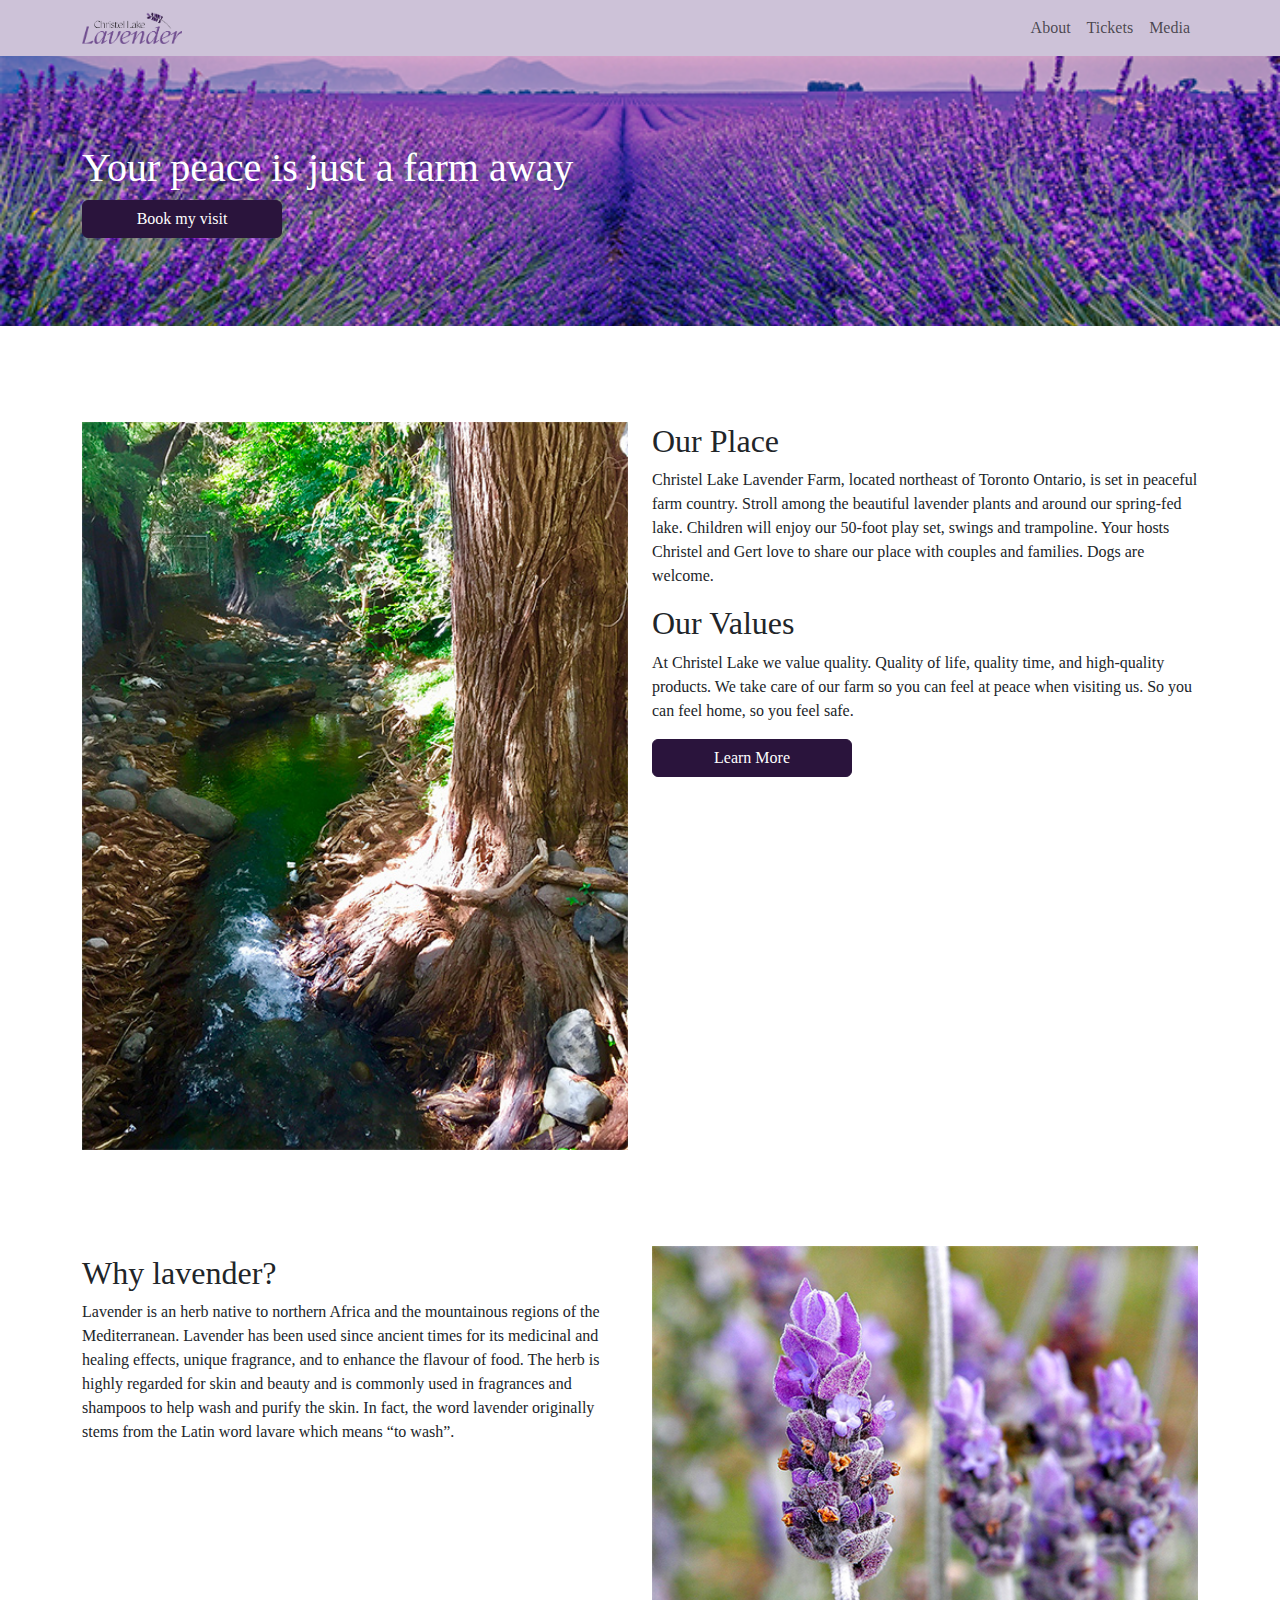
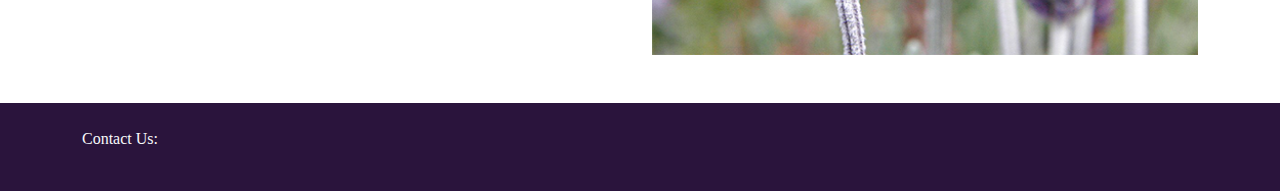
<file: index.html>
<!DOCTYPE html>
<html lang="en">
<head>
  <meta charset="UTF-8">
  <meta http-equiv="X-UA-Compatible" content="IE=edge">
  <meta name="viewport" content="width=device-width, initial-scale=1.0">
  <title>Document</title>
  <link rel="stylesheet" href="css/custom.css">
  <link rel="stylesheet" href="https://fonts.googleapis.com/icon?family=Material+Icons">
</head>

<body>
  <header>
    <nav class="navbar navbar-expand-md bg-secondary">
      <div class="container">
        <div class="nav-item">
          <a class="nav-link active" href="index.html"><img src="/images/logo.png" alt=""></a>
        </div>
        <ul class="navbar-nav ms-auto">
          <li class="nav-item">
            <a class="nav-link" href="about.html">About</a>
          </li>
          <li class="nav-item">
            <a class="nav-link" href="#">Tickets</a>
          </li>
          <li class="nav-item">
            <a class="nav-link" href="media.html">Media</a>
          </li>
        </ul>
      </div>
    </nav>
  </header>
  <main>
    <section id="hero">
      <div class="container d-flex flex-column justify-content-end">
        <div class="text-white text-left">
          <h1 class="heading-1">Your peace is just a farm away</h1>
        </div>
        <button class="btn btn-primary" type="submit">Book my visit</button>
      </div>
    </section>
    <section class="two-column-section">
      <div class="container mt-5 pt-5">
        <div class="row">
          <img class="col-6" src="images/yalimna-etnegoroska.jpg" alt="#">
          <div class="col-6">
            <h2>Our Place</h2>
            <p>Christel Lake Lavender Farm, located northeast of Toronto Ontario, is set in peaceful farm country. Stroll among the beautiful lavender plants and around our spring-fed lake. Children will enjoy our 50-foot play set, swings and trampoline. Your hosts Christel and Gert love to share our place with couples and families. Dogs are welcome.</p>
            <h2>Our Values</h2>
            <p>At Christel Lake we value quality. Quality of life, quality time, and high-quality products. We take care of our farm so you can feel at peace when visiting us. So you can feel home, so you feel safe.</p>
            <button class="btn btn-primary" type="submit">Learn More</button>
          </div>
        </div>
      </div>
    </section>
    <section class="two-column-section">
      <div class="container mt-5 pt-5 mb-5">
        <div class="row">
          <div class="col-6">
             <h2 class="pt-2">Why lavender?</h2>
                <p>Lavender is an herb native to northern Africa and the mountainous regions of the Mediterranean. Lavender has been used since ancient times for its medicinal and healing effects, unique fragrance, and to enhance the flavour of food.
                The herb is highly regarded for skin and beauty and is commonly used in fragrances and shampoos to help wash and purify the skin. In fact, the word lavender originally stems from the Latin word lavare which means “to wash”.</p>
          </div>
                <img class="col-6" src="images/lavender-closeup.png" alt="">
              </div>
        </div>
      
    
    </section>
  </main>
  <div>
    <footer class="bg-primary text-light py-4">
      <div class="container">
        <div class="row">
          <div class="col-md-6">
            <p>Contact Us:</p>
          </div>
          <div class="col-md-6 text-end">
            <a href="tel:+123456789"><i class="material-icons">phone</i></a>
            <a href="mailto:info@example.com"><i class="material-icons">email</i></a>
            <a href="https://www.facebook.com/example" target="_blank"><i class="material-icons">facebook</i></a>
          </div>
        </div>
      </div>
    </footer>
  </div> 
  <script src="node_modules/bootstrap/dist/js/bootstrap.bundle.min.js"></script>
</body>
</html>
</file>
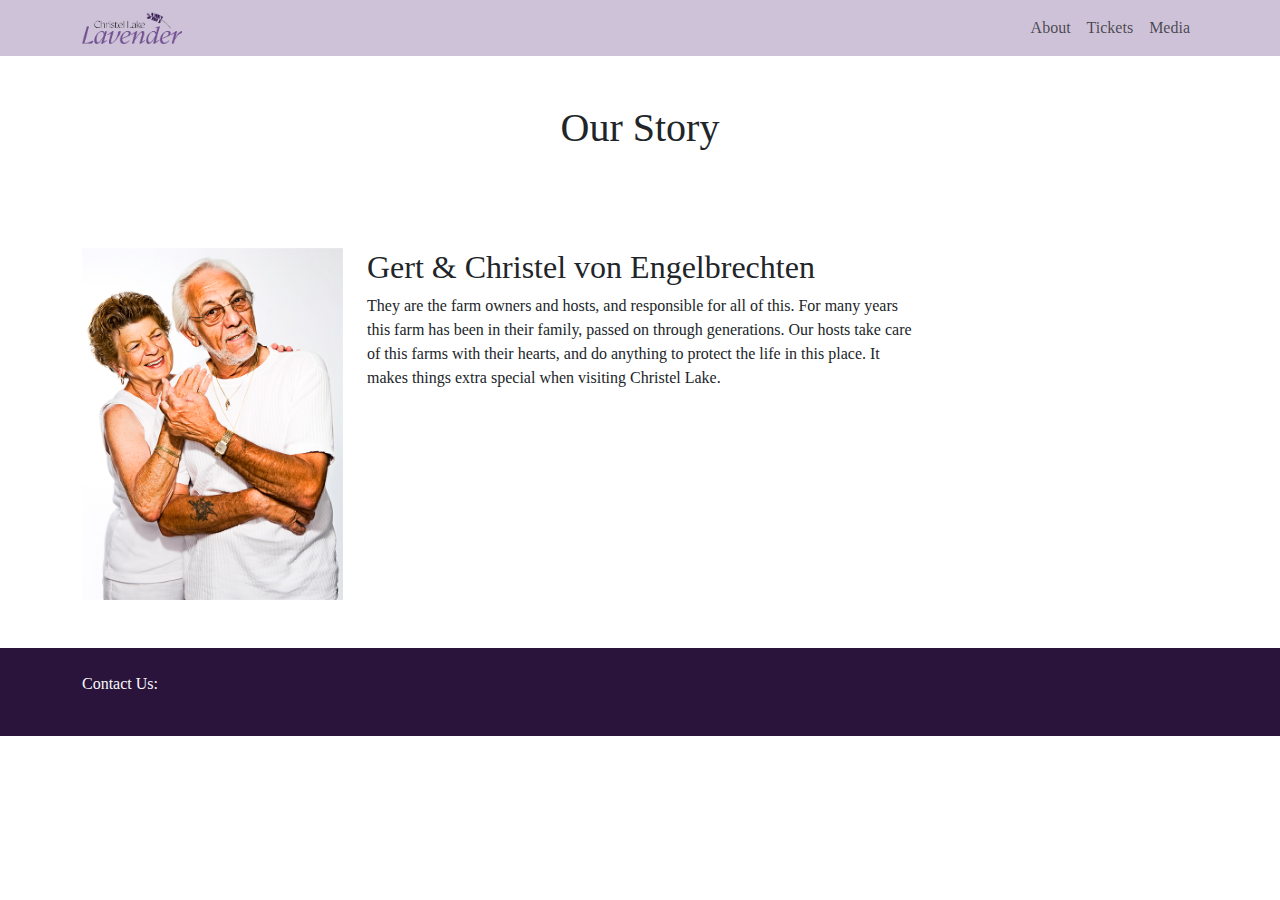
<file: about.html>
<!DOCTYPE html>
<html lang="en">
<head>
  <meta charset="UTF-8">
  <meta http-equiv="X-UA-Compatible" content="IE=edge">
  <meta name="viewport" content="width=device-width, initial-scale=1.0">
  <title>Document</title>
  <link rel="stylesheet" href="css/custom.css">
  <nav class="navbar navbar-expand-md bg-secondary">
    <div class="container">
      <div class="nav-item">
        <a class="nav-link active" href="index.html"><img src="/images/logo.png" alt=""></a>
      </div>
      <ul class="navbar-nav ms-auto">
        <li class="nav-item">
          <a class="nav-link" href="about.html">About</a>
        </li>
        <li class="nav-item">
          <a class="nav-link" href="#">Tickets</a>
        </li>
        <li class="nav-item">
          <a class="nav-link" href="media.html">Media</a>
        </li>
      </ul>
    </div>
  </nav>
</head>
<body >
  <div class="container text-center pt-5">
     <h1>Our Story</h1>
  </div>
     
    <section class="two-column-section">
      <div class="container mt-5 pt-5">
        <div class="row">
          <img class="col-3 pb-5" src="images/owners.png" alt="#">
          <div class="col-6">
            <h2>Gert & Christel von Engelbrechten</h2>
            <p>They are the farm owners and hosts, and responsible for all of this. For many years this farm has been in their family, passed on through generations. Our hosts take care of this farms with their hearts, and do anything to protect the life in this place. It makes things extra special when visiting Christel Lake.</p>
          </div>
        </div>
      </div>
    </section>
  </section>
  <script src="node_modules/bootstrap/dist/js/bootstrap.bundle.min.js"></script>
  <footer class="bg-primary text-light py-4">
    <div class="container">
      <div class="row">
        <div class="col-md-6">
          <p>Contact Us:</p>
        </div>
        <div class="col-md-6 text-end">
          <a href="tel:+123456789"><i class="material-icons">phone</i></a>
          <a href="mailto:info@example.com"><i class="material-icons">email</i></a>
          <a href="https://www.facebook.com/example" target="_blank"><i class="material-icons">facebook</i></a>
        </div>
      </div>
    </div>
  </footer>
</body>
</html>
</file>
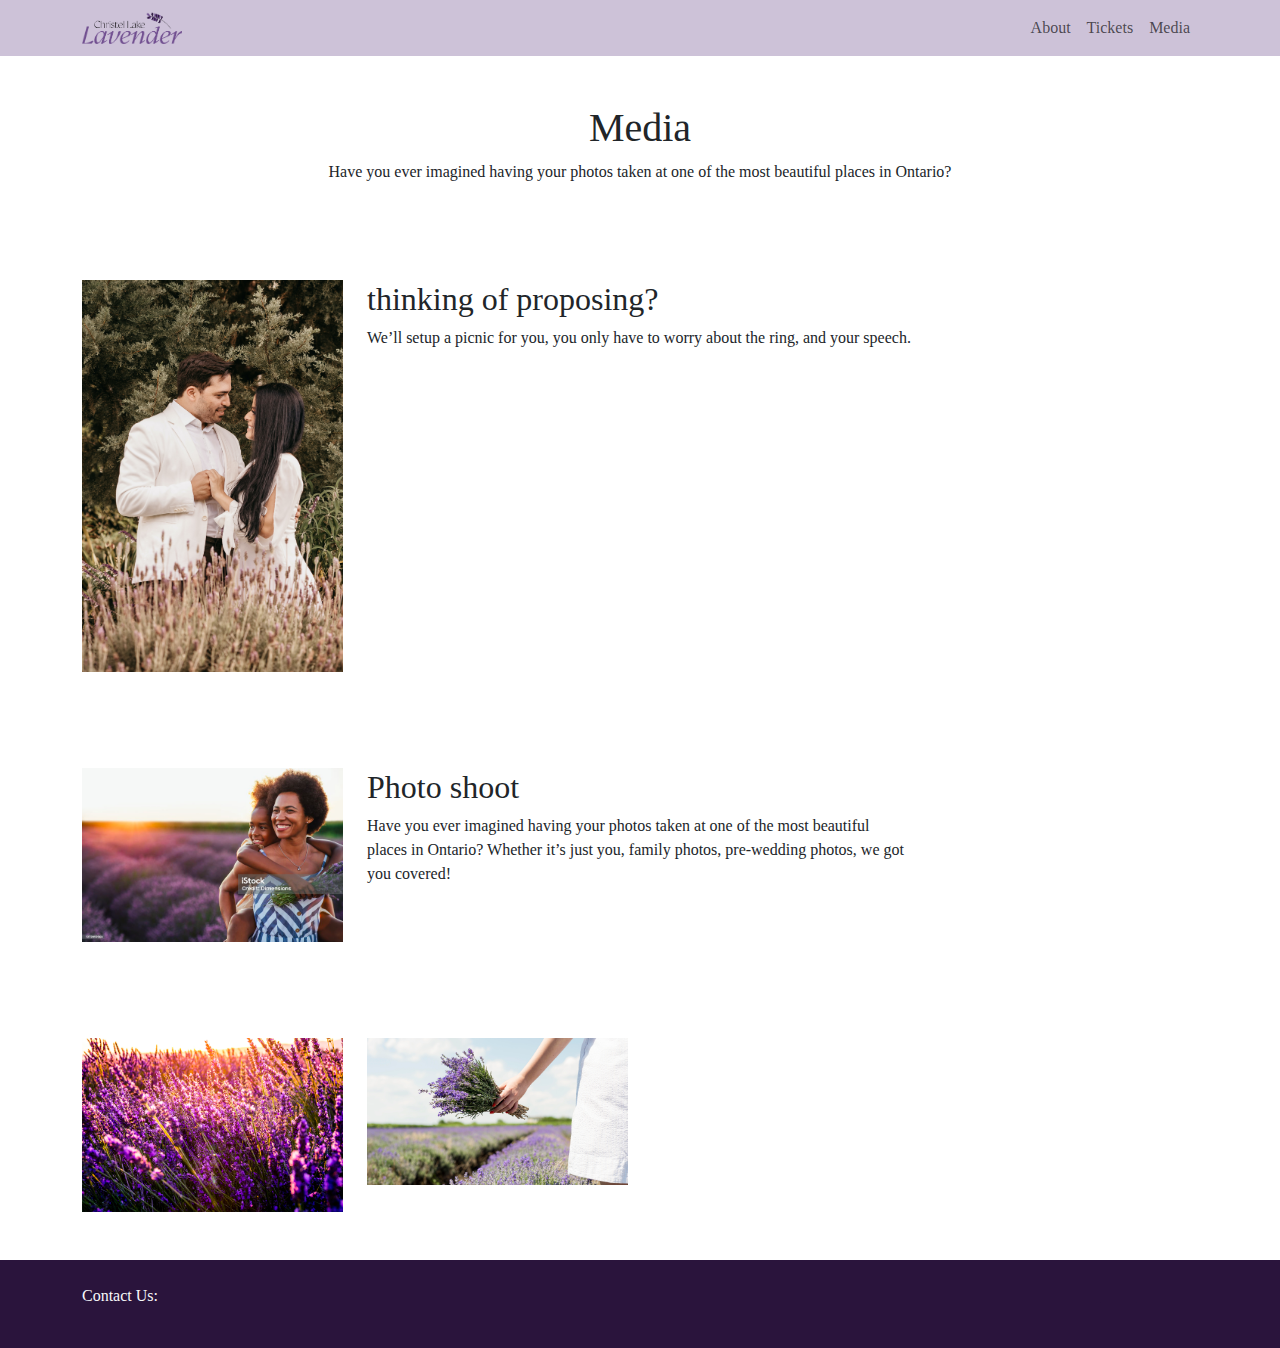
<file: media.html>
<!DOCTYPE html>
<html lang="en">
<head>
  <meta charset="UTF-8">
  <meta name="viewport" content="width=device-width, initial-scale=1.0">
  <title>Document</title>
  <link rel="stylesheet" href="css/custom.css">
</head>
<body>
  <header>
    <nav class="navbar navbar-expand-md bg-secondary">
    <div class="container">
      <div class="nav-item">
        <a class="nav-link active" href="index.html"><img src="/images/logo.png" alt=""></a>
      </div>
      <ul class="navbar-nav ms-auto">
        <li class="nav-item">
          <a class="nav-link" href="about.html">About</a>
        </li>
        <li class="nav-item">
          <a class="nav-link" href="#">Tickets</a>
        </li>
        <li class="nav-item">
          <a class="nav-link" href="media.html">Media</a>
        </li>
      </ul>
    </div>
  </nav>
  </header>
  
  <section class="container text-center pt-5">
    <h1>Media</h1>
    <p>
      Have you ever imagined having your photos taken at one of the most beautiful places in Ontario?
    </p>
  </section>

  <section class="two-column-section">
    <div class="container mt-5 pt-5">
      <div class="row">
        <img class="col-3" src="images/jonathan-borba-vqssPwKu6EQ-unsplash.jpg" alt="#">
        <div class="col-6">
          <h2>thinking of proposing?</h2>
          <p>We’ll setup a picnic for you, you only have to worry about the ring, and your speech.</p>
        </div>
      </div>
    </div>
  </section>

  <section class="two-column-section">
    <div class="container mt-5 pt-5">
      <div class="row">
        <img class="col-3" src="images/mom-daugther.png" alt="#">
        <div class="col-6">
          <h2>Photo shoot</h2>
          <p>Have you ever imagined having your photos taken at one of the most beautiful places in Ontario? Whether it’s just you, family photos, pre-wedding photos, we got you covered!</p>
        </div>
      </div>
    </div>
  </section>

  <section class="two-column-section">
    <div class="container mt-5 pt-5 pb-5">
      <div class="row">
        <img class="col-3" src="images/sunset-lavender.png" alt="#">
        <img class="col-3" src="images/woman-relaxing-ejoying-nature.jpg" alt="#">
      </div>
    </div>
  </section>
  <div>
    <footer class="bg-primary text-light py-4">
      <div class="container">
        <div class="row">
          <div class="col-md-6">
            <p>Contact Us:</p>
          </div>
          <div class="col-md-6 text-end">
            <a href="tel:+123456789"><i class="material-icons">phone</i></a>
            <a href="mailto:info@example.com"><i class="material-icons">email</i></a>
            <a href="https://www.facebook.com/example" target="_blank"><i class="material-icons">facebook</i></a>
          </div>
        </div>
      </div>
    </footer>
  </div> 
</body>
</html>
</file>
